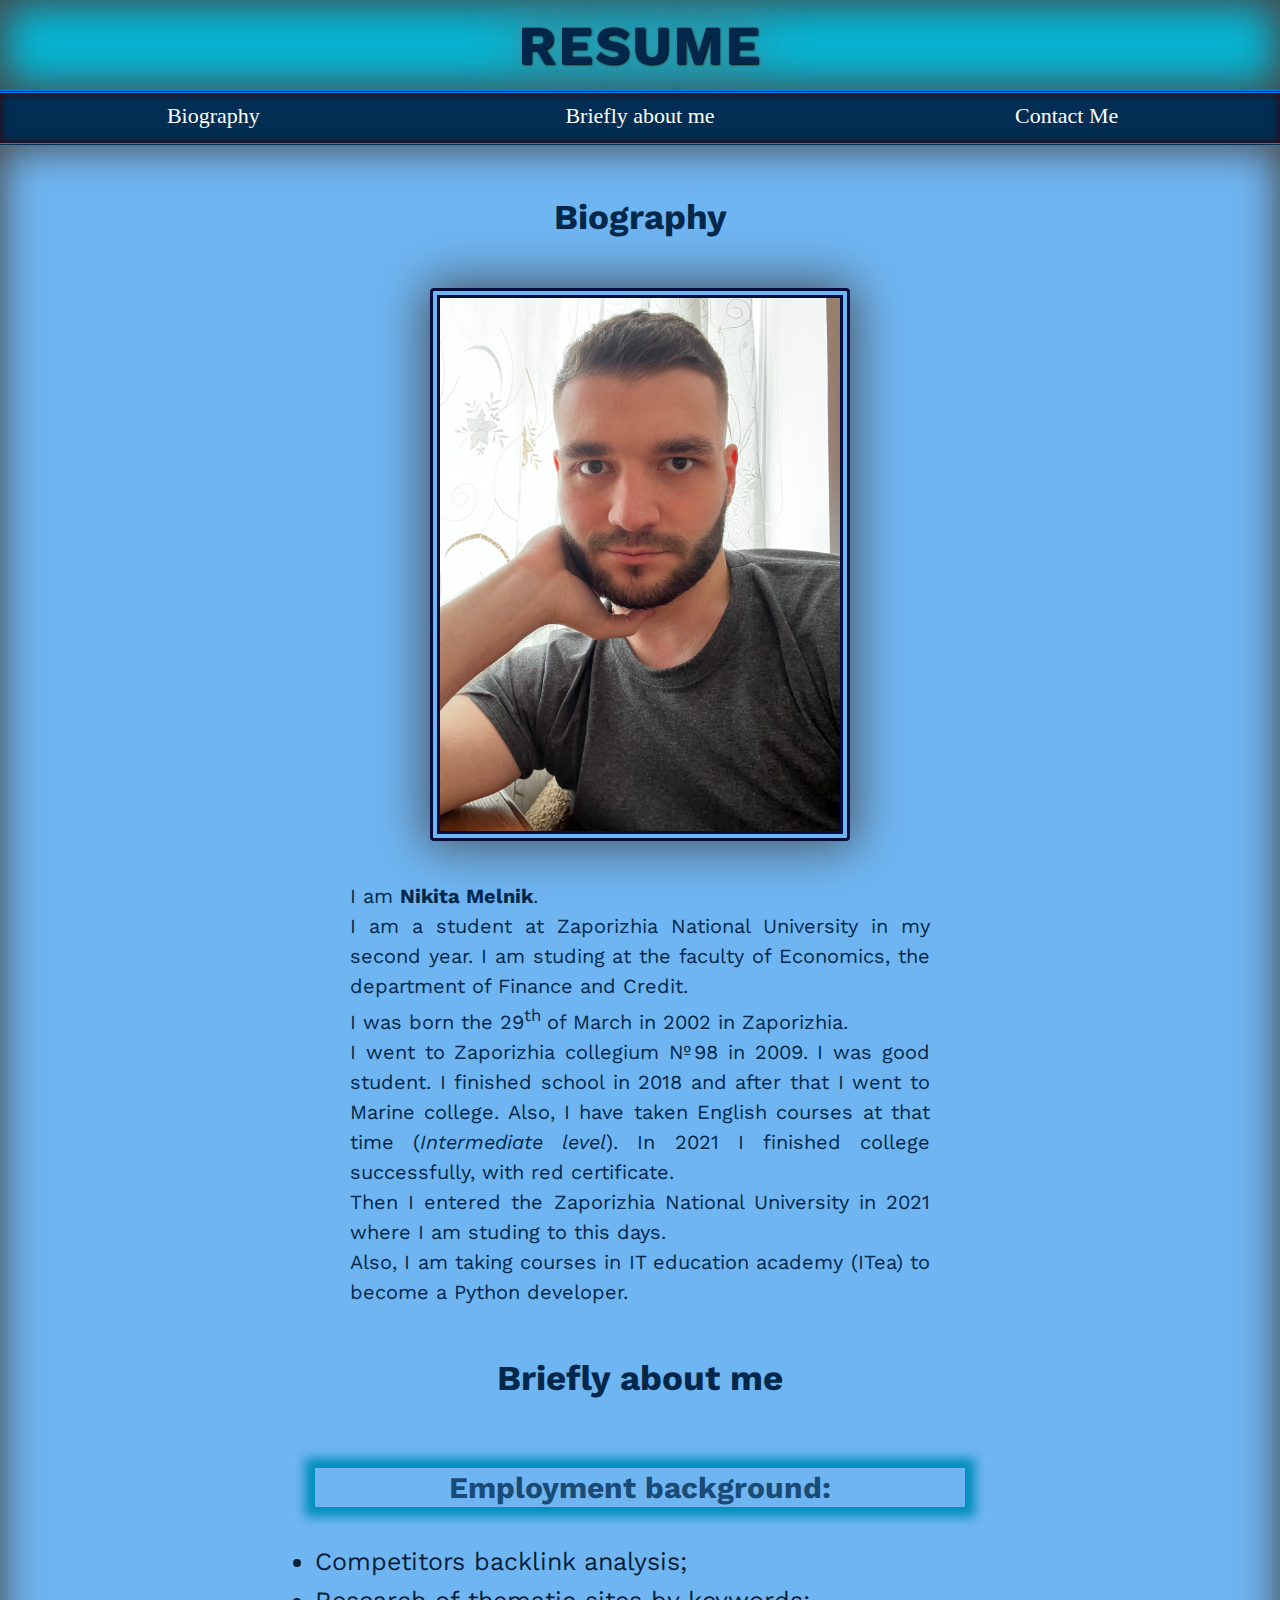
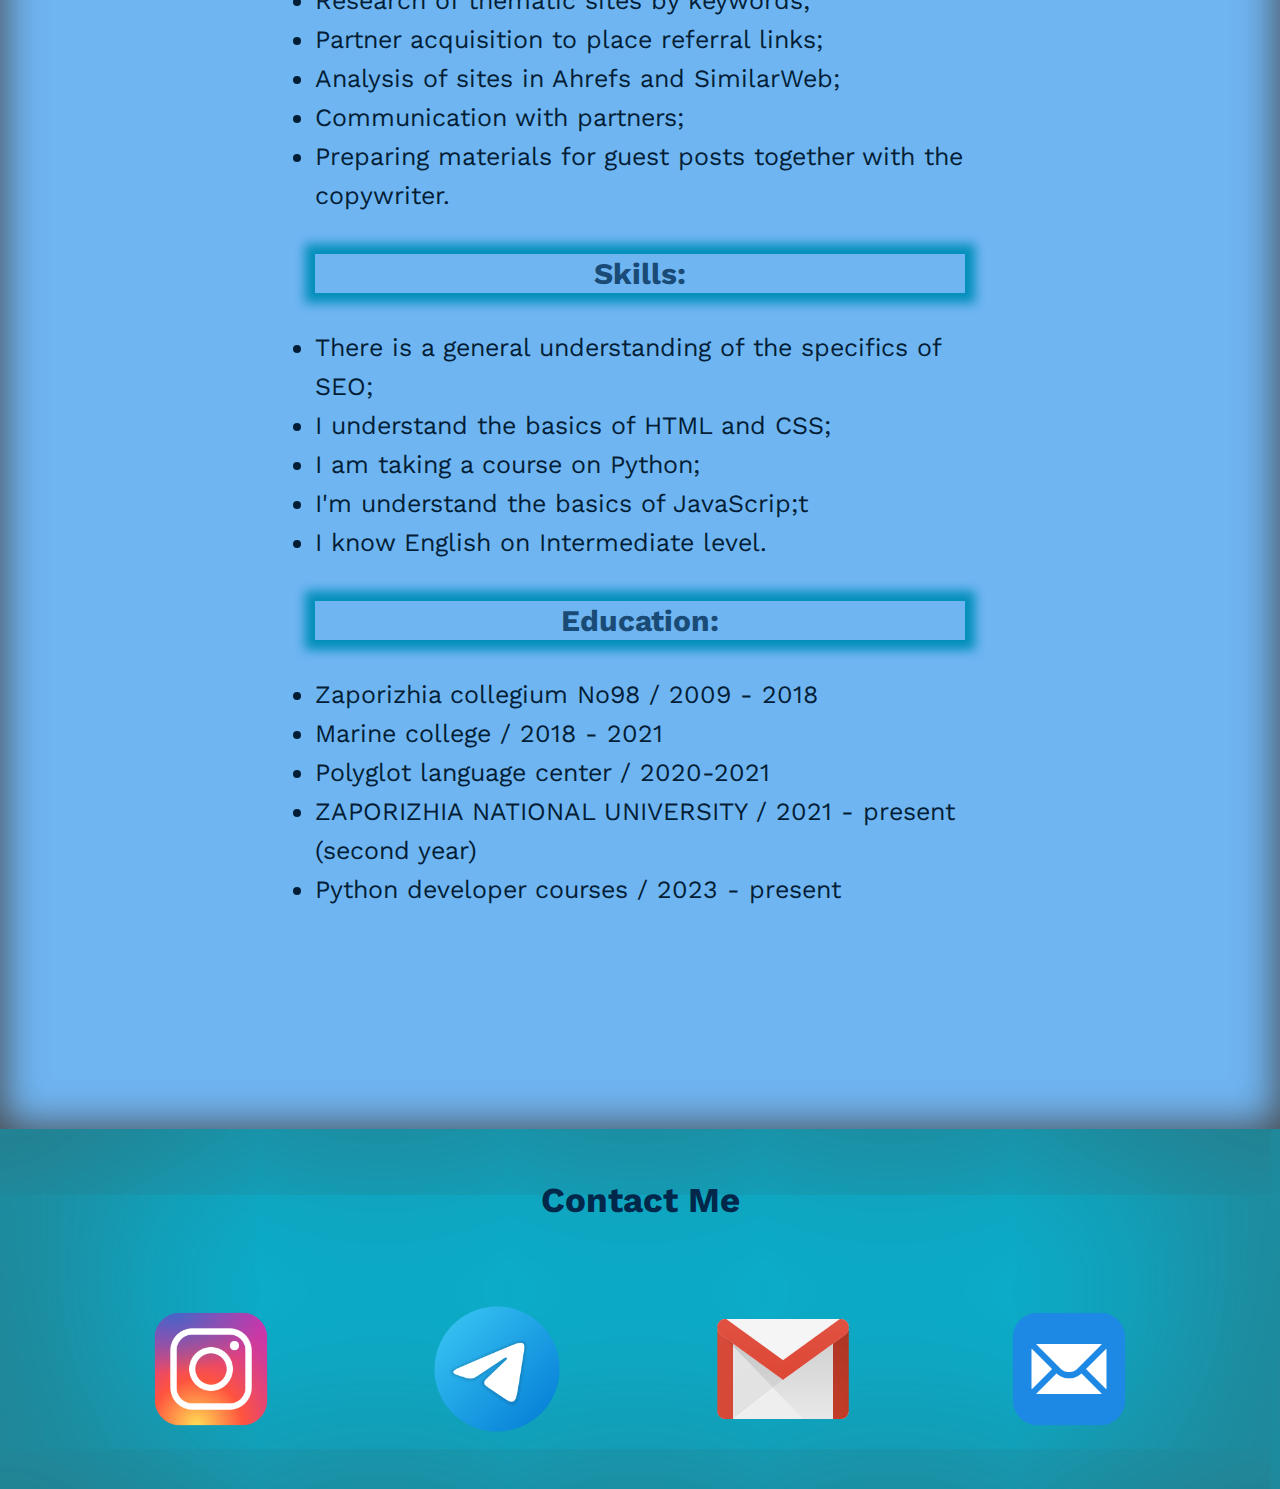
<file: index.html>
<!DOCTYPE html>
<html>

<head>
  <title>!DOCTYPE</title>
  <meta charset="utf-8">
  <script type="text/javascript">



  </script>

<link rel="stylesheet" href="css/main.css">


</head>

  <body>

    <div id="header"><h1>RESUME</h1></div>
    <ul id="nav">
      <li class="li_item"><a class="link" href="#bio"><p class="nav_items">Biography</p></a></li>
      <li class="li_item"><a class="link" href="#briefly"><p class="nav_items">Briefly about me</p></a></li>
      <li class="li_item"><a class="link" href="#contact"><p class="nav_items">Contact Me</p></a></li>
    </ul>
    <div id="main">
      <a name="bio" ></a>
      <h3 class="h3_text">Biography</h3>
      <p class="photo"><img id="photo" src="/Img/IMG_1067.jpg" alt="Photo"></p><br><br>
      <p class="main_text">I am <b>Nikita Melnik</b>.</p>
      <p class="main_text">
        I am a student at Zaporizhia National University in my second year. I am studing at the faculty of Economics, the department of Finance and Credit.
      </p>
      <p class="main_text">
        I was born the 29<sup>th </sup>of March in 2002 in Zaporizhia.
      </p>
      <p class="main_text">
        I went to Zaporizhia collegium №98 in 2009. I was good student. I finished school in 2018 and after that I went to Marine college. Also, I have taken English courses at that time (<i>Intermediate level</i>). In 2021 I finished college successfully, with red certificate.
      </p>
      <p class="main_text">
        Then I entered the Zaporizhia National University in 2021 where I am studing to this days.
      </p>
      <p class="main_text">
        Also, I am taking courses in IT education academy (ITea) to become a Python developer.
      </p>
      <a name="briefly"></a>
      <h3 class="h3_text">Briefly about me</h3>
      <div class="about_me">
        <ul class="emp_bg">
          <h4 class="h4_text"><p>Employment background:</p></h4>
          <li>Competitors backlink analysis;</li>
          <li>Research of thematic sites by keywords;</li>
          <li>Partner acquisition to place referral links;</li>
          <li>Analysis of sites in Ahrefs and SimilarWeb;</li>
          <li>Communication with partners;</li>
          <li>Preparing materials for guest posts together with the copywriter.</li>
        </ul>
        <ul class="skills">
          <h4 class="h4_text"><p>Skills:</p></h4>
          <li>There is a general understanding of the specifics of SEO;</li>
          <li>I understand the basics of HTML and CSS;</li>
          <li>I am taking a course on Python;</li>
          <li>I'm understand the basics of JavaScrip;t</li>
          <li>I know English on Intermediate level.</li>
        </ul>
        <ul class="education">
          <h4 class="h4_text"><p>Education:</p></h4>
          <li>Zaporizhia collegium No98 / 2009 - 2018</li>
          <li>Marine college / 2018 - 2021</li>
          <li>Polyglot language center / 2020-2021</li>
          <li>ZAPORIZHIA NATIONAL UNIVERSITY / 2021 - present (second year)</li>
          <li>Python developer courses / 2023 - present</li>
        </ul>
      </div>   
    </div>
    <div id="footer">
      <a name="contact"></a>
      <h3 class="h3_text">Contact Me</h3>
      <div class="social_media">
        <a href="https://www.instagram.com/n1ck1ta_m/" class="sm"><img width="150px" height="150px" src="/Img/instagram.png" alt="Instagram"></a>
        <a href="https://t.me/sangekyo" class="sm"><img width="150px" height="150px" src="/Img/telegram.png" alt="Telegram"></a>
        <a href="mailto:melniknikita2017@gmail.com" class="sm"><img width="150px" height="150px" src="/Img/gmail.png" alt="Gmail"></a>
        <a href="mailto:melniknikita2002@icloud.com" class="sm"><img width="150px" height="150px" src="/Img/icloud.png" alt="Icloud mail"></a>
      </div>
    </div>
  </body>


</html>
</file>
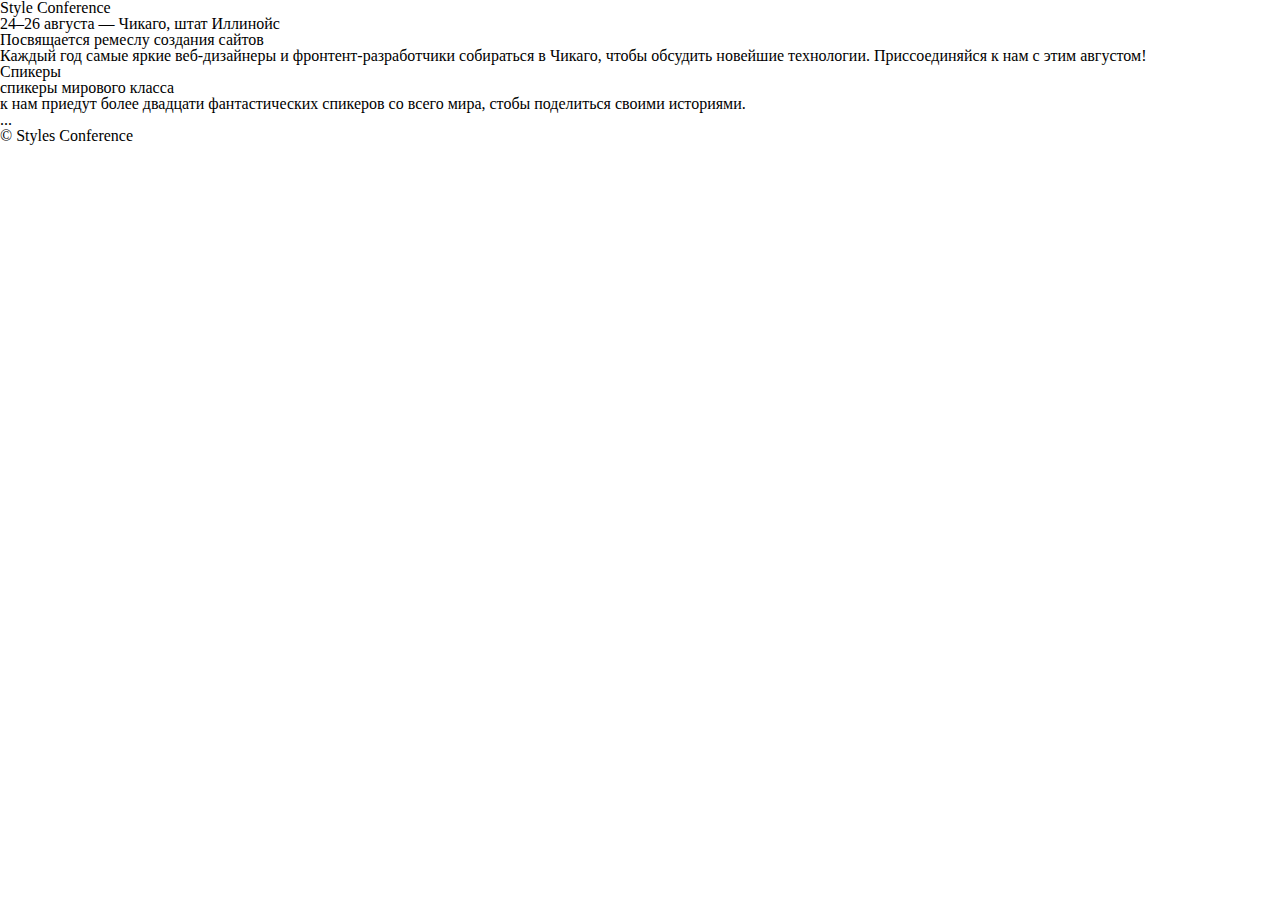
<file: education/index.html>
<!DOCTYPE html>
<html lang="ru">
    <head>
        <meta charset="utf-8">
        <title>Styles Conference</title>
        <link rel="stylesheet" href="assets/stylesheets/main.css">
      </head>
    <body>
        <header>
          <h1>Style Conference</h1>
        <h3>24&ndash;26 августа &mdash; Чикаго, штат Иллинойс</h3>
      </header>
      <section>
        <h2>Посвящается ремеслу создания сайтов</h2>
        <p>Каждый год самые яркие веб-дизайнеры и фронтент-разработчики собираться в Чикаго, чтобы обсудить новейшие технологии. Приссоединяйся к нам с этим августом!</p>
      </section>

      <section>

        <section>
          <h5>Спикеры</h5>
          <h3>спикеры мирового класса</h3>
          <p>к нам приедут более двадцати фантастических спикеров со всего мира, стобы поделиться своими историями.</p>
        </section>

        ...

      </section>
      <footer>
        <small>&copy; Styles Conference</small>
      </footer>
    </body>
</html>
</file>
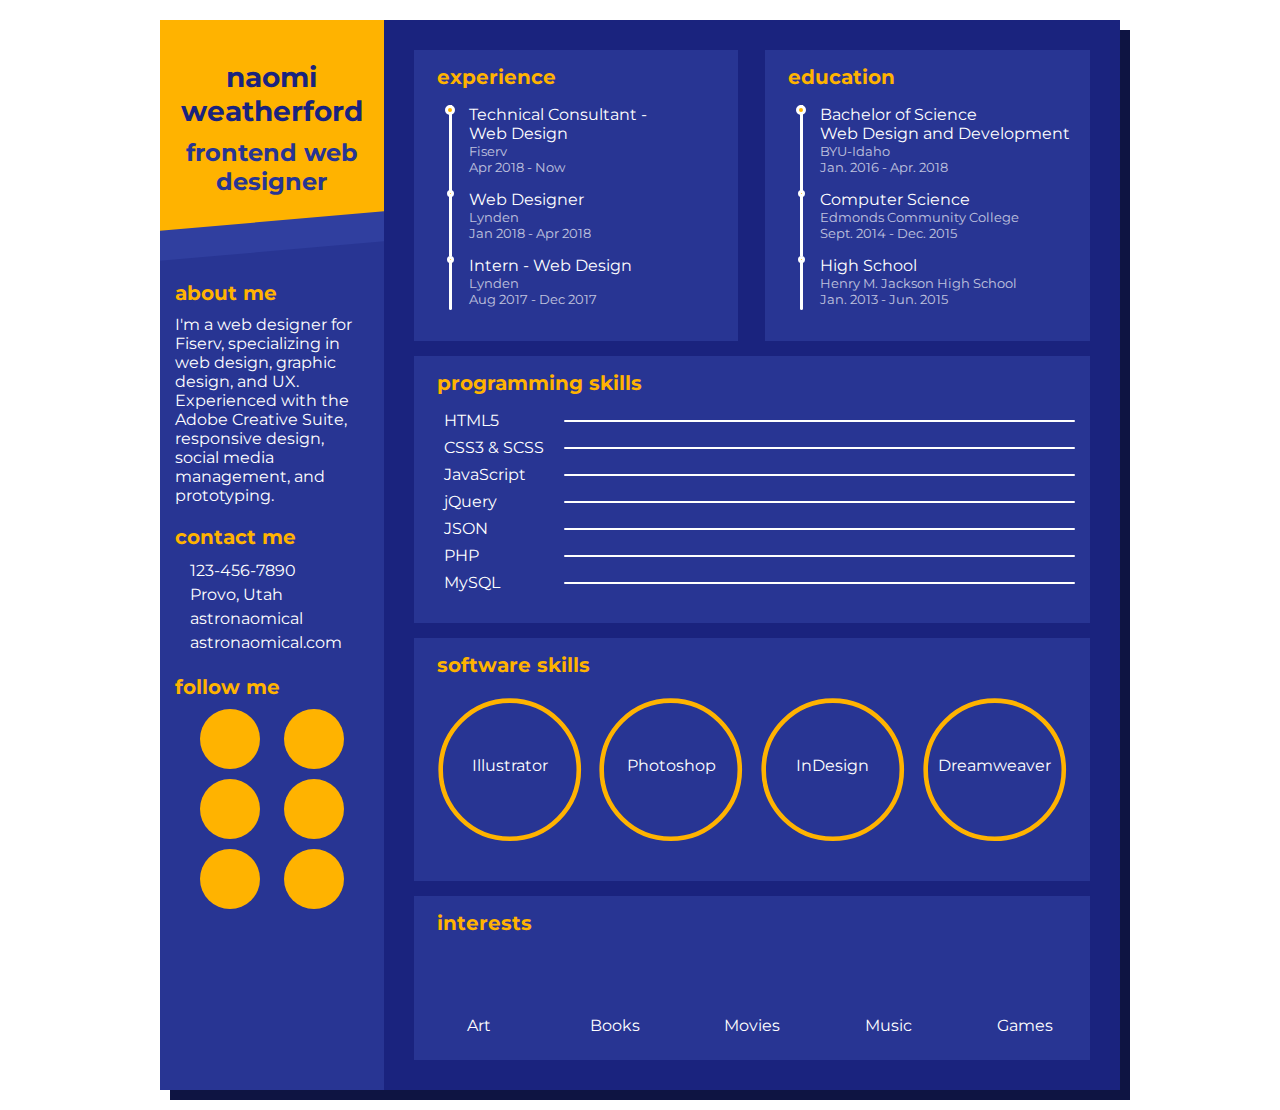
<file: main/index.html>
<html>
  <head>
    <meta charset="UTF-8">
    <title>Страничка Никиты</title>
    <link rel="stylesheet" type="text/css" href="/style.css">
    <script src="/script.js"></script>
  </head>
  <body>
    <div class="resume">
      <div class="base">
        <div class="profile">
          <div class="photo">
            <!--<img src="" /> -->
            <i class="fas fa-rocket"></i>
          </div>
          <div class="info">
            <h1 class="name">Naomi Weatherford</h1>
            <h2 class="job">Frontend Web Designer</h2>
          </div>
        </div>
        <div class="about">
          <h3>About Me</h3>I'm a web designer for Fiserv, specializing in web design, graphic design, and UX. Experienced with the Adobe Creative Suite, responsive design, social media management, and prototyping.
        </div>
        <div class="contact">
          <h3>Contact Me</h3>
          <div class="call"><a href="tel:123-456-7890"><i class="fas fa-phone"></i><span>123-456-7890</span></a></div>
          <div class="address"><a href="https://goo.gl/maps/fiTBGT6Vnhy"><i class="fas fa-map-marker"></i><span>Provo, Utah</span></a>
          </div>
          <div class="email"><a href="mailto:astronaomical@gmail.com"><i class="fas fa-envelope"></i><span>astronaomical</span></a></div>
          <div class="website"><a href="http://astronaomical.com/" target="_blank"> <i class="fas fa-home"></i><span>astronaomical.com</span></a></div>
        </div>
        <div class="follow">
          <h3>Follow Me</h3>
          <div class="box">
            <a href="https://www.facebook.com/astronaomical/" target="_blank"><i class="fab fa-facebook"></i></a>
            <a href="https://www.instagram.com/astronaomical/" target="_blank"><i class="fab fa-instagram "></i></a>
            <a href="https://www.pinterest.com/astronaomical/" target="_blank"><i class="fab fa-pinterest"></i></a>
            <a href="https://www.linkedin.com/in/naomi-weatherford-758385112/" target="_blank"><i class="fab fa-linkedin"></i></a>
            <a href="https://codepen.io/astronaomical/" target="_blank"><i class="fab fa-codepen"></i></a>
            <a href="https://www.behance.net/astronaomical" target="_blank"><i class="fab fa-behance"></i></a>
          </div>
        </div>
      </div>
      <div class="func">
        <div class="work">
          <h3><i class="fa fa-briefcase"></i>Experience</h3>
          <ul>
            <li><span>Technical Consultant -<br>Web Design</span><small>Fiserv</small><small>Apr 2018 - Now</small></li>
            <li><span>Web Designer</span><small>Lynden</small><small>Jan 2018 - Apr 2018</small></li>
            <li><span>Intern - Web Design</span><small>Lynden</small><small>Aug 2017 - Dec 2017</small></li>
          </ul>
        </div>
        <div class="edu">
          <h3><i class="fa fa-graduation-cap"></i>Education</h3>
          <ul>
            <li><span>Bachelor of Science<br>Web Design and Development</span><small>BYU-Idaho</small><small>Jan. 2016 - Apr. 2018</small></li>
            <li><span>Computer Science</span><small>Edmonds Community College</small><small>Sept. 2014 - Dec. 2015</small></li>
            <li><span>High School</span><small>Henry M. Jackson High School</small><small>Jan. 2013 - Jun. 2015</small></li>
          </ul>
        </div>
        <div class="skills-prog">
          <h3><i class="fas fa-code"></i>Programming Skills</h3>
          <ul>
            <li data-percent="95"><span>HTML5</span>
              <div class="skills-bar">
                <div class="bar"></div>
              </div>
            </li>
            <li data-percent="90"><span>CSS3 & SCSS</span>
              <div class="skills-bar">
                <div class="bar"></div>
              </div>
            </li>
            <li data-percent="60"><span>JavaScript</span>
              <div class="skills-bar">
                <div class="bar"></div>
              </div>
            </li>
            <li data-percent="50"><span>jQuery</span>
              <div class="skills-bar">
                <div class="bar"></div>
              </div>
            </li>
            <li data-percent="40"><span>JSON</span>
              <div class="skills-bar">
                <div class="bar"></div>
              </div>
            </li>
            <li data-percent="55"><span>PHP</span>
              <div class="skills-bar">
                <div class="bar"></div>
              </div>
            </li>
            <li data-percent="40"><span>MySQL</span>
              <div class="skills-bar">
                <div class="bar"></div>
              </div>
            </li>
          </ul>
        </div>
        <div class="skills-soft">
          <h3><i class="fas fa-bezier-curve"></i>Software Skills</h3>
          <ul>
            <li data-percent="90">
              <svg viewbox="0 0 100 100">
                <circle cx="50" cy="50" r="45"></circle>
                <circle class="cbar" cx="50" cy="50" r="45"></circle>
              </svg><span>Illustrator</span><small></small>
            </li>
            <li data-percent="75">
              <svg viewbox="0 0 100 100">
                <circle cx="50" cy="50" r="45"></circle>
                <circle class="cbar" cx="50" cy="50" r="45"></circle>
              </svg><span>Photoshop</span><small></small>
            </li>
            <li data-percent="85">
              <svg viewbox="0 0 100 100">
                <circle cx="50" cy="50" r="45"></circle>
                <circle class="cbar" cx="50" cy="50" r="45"></circle>
              </svg><span>InDesign</span><small></small>
            </li>
            <li data-percent="65">
              <svg viewbox="0 0 100 100">
                <circle cx="50" cy="50" r="45"></circle>
                <circle class="cbar" cx="50" cy="50" r="45"></circle>
              </svg><span>Dreamweaver</span><small></small>
            </li>
          </ul>
        </div>
        <div class="interests">
          <h3><i class="fas fa-star"></i>Interests</h3>
          <div class="interests-items">
            <div class="art"><i class="fas fa-palette"></i><span>Art</span></div>
            <div class="art"><i class="fas fa-book"></i><span>Books</span></div>
            <div class="movies"><i class="fas fa-film"></i><span>Movies</span></div>
            <div class="music"><i class="fas fa-headphones"></i><span>Music</span></div>
            <div class="games"><i class="fas fa-gamepad"></i><span>Games</span></div>
          </div>
        </div>
      </div>
    </div>
  </body>
</html>
</file>
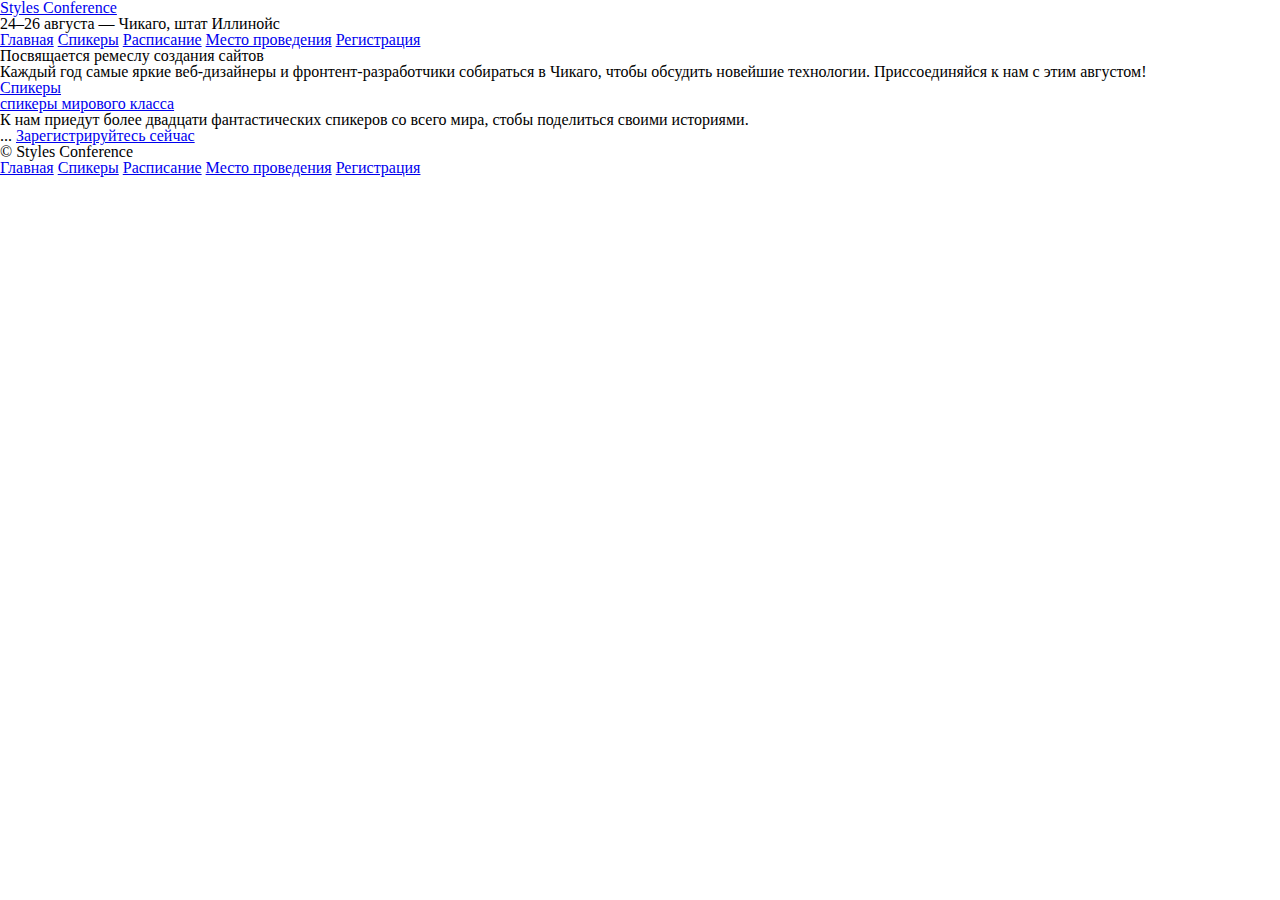
<file: education/register.html>
<!DOCTYPE html>
<html lang="ru">
    <head>
        <meta charset="utf-8">
        <title>Styles Conference</title>
        <link rel="stylesheet" href="assets/stylesheets/main.css">
      </head>
    <body>
        <header>
          <h1>
            <a href="index.html">Styles Conference</a>
          </h1>
        <h3>24&ndash;26 августа &mdash; Чикаго, штат Иллинойс</h3>
        <nav>
          <a href="index.html">Главная</a>
          <a href="speakers.html">Спикеры</a>
          <a href="schedule.html">Расписание</a>
          <a href="venue.html">Место проведения</a>
          <a href="register.html">Регистрация</a>
        </nav>
      </header>
      <section>
        <h2>Посвящается ремеслу создания сайтов</h2>
        <p>Каждый год самые яркие веб-дизайнеры и фронтент-разработчики собираться в Чикаго, чтобы обсудить новейшие технологии. Приссоединяйся к нам с этим августом!</p>
      </section>

      <section>

        <section>
          <a href="speakers.html">
            <h5>Спикеры</h5>
            <h3>спикеры мирового класса</h3>
          </a>
         <p>К нам приедут более двадцати фантастических спикеров со всего мира, стобы поделиться своими историями.</p>
        </section>

        ...
        <a href="register.html">Зарегистрируйтесь сейчас</a>

      </section>
      <footer>
        <small>&copy; Styles Conference</small>
        <nav>
          <a href="index.html">Главная</a>
          <a href="speakers.html">Спикеры</a>
          <a href="schedule.html">Расписание</a>
          <a href="venue.html">Место проведения</a>
          <a href="register.html">Регистрация</a>
        </nav>
      </footer>
    </body>
</html>
</file>
<file: css/main.css>
@import url('https://fonts.googleapis.com/css2?family=Work+Sans:ital,wght@0,300;0,700;1,300;1,600&display=swap');

* {
    margin: 0;
    padding: 0;
}

body {
    background-color: #6fb5f2;
}

#header {
    width: 100%;
    height: 90px;
    float: left;
    text-align: center;
    line-height: 90px;
    box-shadow: inset 0 0 40px 5px rgb(70, 69, 69);
    background-color: rgb(6, 182, 213);
}

#header h1 {
    font-size: 55px;
    font-family: 'Work Sans', sans-serif;
    color: #01284a;
    font-weight: 700;
    letter-spacing: 2px;
    text-shadow: 1px 1px 2px rgb(0, 0, 0), 0 0 1em rgb(111, 111, 114), 0 0 0.2em rgba(115, 113, 113, 0.302);
}

#nav {
    list-style: none;
    display: flex;
    float: left;
    width: 100%;
    height: 50px;
    font-size: 22px;
    background-color: #022e54;
    color: whitesmoke;
    border: #0784f0 double 3px;
    border-left: 0;
    border-right: 0;
    justify-content:space-around;
    box-shadow: inset 0 0 10px 0px rgb(61, 1, 1);
    
}

.li_item {
    display:inline;
    text-align: center;
    width: 33%;
    font-style:inherit;
}

.li_item:hover {
    background-color: white;
    color:#01284a;
}

.link {
    text-decoration: none;
    color: white;
}

.link:hover {
    background-color: white;
    color:#01284a;
}

#main {
    float: left;
    width: 100%;
    box-shadow: inset 0 0 40px 2px rgb(70, 69, 69);
    height: 100%;
}

.h3_text {
    font-size: 35px;
    font-family: 'Work Sans', sans-serif;
    font-weight: 300;
    font-weight: 300;
    text-align: center;
    color: #01284a;
    margin: 50px;
    margin-left: 0;
    font-weight: bold;
    position:relative;
    width: 100%;
}

#photo {
    width: 400px;
    border: 10px double rgb(1, 14, 63);
    border-radius: 4px;
    box-shadow: 0 0 50px 5px #48525b;
}
.photo {
    text-align: center;
}

.main_text {
    margin-left: 350px;
    margin-right: 350px;
    text-align: justify;
    font-family: 'Work Sans', sans-serif;
    font-size: 20px;
    line-height: 30px;
    color: #01284a;
}

.about_me {
    display: flex;
    flex-direction: column;
    justify-content: space-around;
    align-items: center;
    font-size: 25px;
    font-family: 'Work Sans', sans-serif;
    font-weight: light 300;
    float: left;
    width: 100%;
    height: 120vh;
    flex-wrap: wrap;
    margin-bottom: 200px;
}

.about_me ul {
    line-height: 39px;
    color:#021e36;
    width: 650px;

}

.h4_text {
    margin-bottom: 20px;
    font-size: 30px;
    color:#022e54c7;
    text-align: center;
    box-shadow: 0 0 10px 10px rgb(3, 143, 186);
    margin-bottom: 35px;
}

#footer {
    float: left;
    width: 100%;
    height: 40vh;
    box-shadow: inset 0 0 2000px 0px rgb(70, 69, 69);
    background-color: rgb(6, 182, 213);
}

.social_media {
    display: flex;
    width: 100%;
    margin-top: 50px;
    height: 200px;
    align-items: center;
    justify-content: space-evenly;
}
.nav_items {
    padding:10px;
}
</file>
<file: style.css>
@import url("https://fonts.googleapis.com/css?family=Montserrat");
* {
  outline: none;
}

*,
*:before,
*:after {
  box-sizing: inherit;
}

html,
body {
  box-sizing: border-box;
  margin: 0;
  padding: 0;
  transition: 0.5s;
  background: #ffffff;
  cursor: default;
  font-family: "Montserrat", sans-serif;
  font-size: 16px;
}

a {
  text-decoration: none;
  color: #ffffff;
  display: block;
  transition-duration: 0.3s;
}

ul {
  list-style-type: none;
  padding: 0;
}

h3 {
  color: #ffb300;
  margin: 10px 0;
  text-transform: lowercase;
  font-size: 1.25em;
}

.resume {
  width: 960px;
  background: #1a237e;
  color: #ffffff;
  margin: 20px auto;
  box-shadow: 10px 10px #0e1442;
  position: relative;
  display: flex;
}

.resume .base,
.resume .func {
  box-sizing: border-box;
  float: left;
}

.resume .base > div,
.resume .func > div {
  padding-bottom: 10px;
}

.resume .base > div:last-of-type,
.resume .func > div:last-of-type {
  padding-bottom: 0;
}

.resume .base {
  width: 30%;
  padding: 30px 15px;
  background: #283593;
  color: #ffffff;
}

.resume .base .profile {
  background: #ffb300;
  padding: 30px 15px 40px 15px;
  margin: -30px -15px 45px -15px;
  position: relative;
  z-index: 2;
}

.resume .base .profile::after {
  content: "";
  position: absolute;
  background: #303f9f;
  width: 100%;
  height: 30px;
  bottom: -15px;
  left: 0;
  transform: skewY(-5deg);
  z-index: -1;
}

.resume .base .profile .photo img {
  width: 100%;
  border-radius: 50%;
}

.resume .base .profile .photo {
  display: flex;
  justify-content: center;
  align-items: center;
}

.resume .base .profile .fa-rocket {
  font-size: 100px;
  text-align: center;
  margin: auto;
  color: #283593;
}

.resume .base .profile .info {
  text-align: center;
  color: #ffffff;
}

.resume .base .profile .info .name {
  margin-top: 10px;
  margin-bottom: 0;
  font-size: 1.75em;
  text-transform: lowercase;
  color: #1a237e;
}

.resume .base .profile .info .job {
  margin-top: 10px;
  margin-bottom: 0;
  font-size: 1.5em;
  text-transform: lowercase;
  color: #283593;
}

.resume .base .contact div {
  line-height: 24px;
}

.resume .base .contact div a:hover {
  color: #fdd835;
}

.resume .base .contact div a:hover span::after {
  width: 100%;
}

.resume .base .contact div:hover i {
  color: #fdd835;
}

.resume .base .contact div i {
  color: #ffb300;
  width: 20px;
  height: 20px;
  font-size: 20px;
  text-align: center;
  margin-right: 15px;
  transition-duration: 0.3s;
}

.resume .base .contact div span {
  position: relative;
}

.resume .base .contact div span::after {
  content: "";
  position: absolute;
  background: #fdd835;
  height: 1px;
  width: 0;
  bottom: 0;
  left: 0;
  transition-duration: 0.3s;
}

.resume .base .follow .box {
  text-align: center;
  vertical-align: middle;
}

.resume .base .follow .box a {
  display: inline-block;
  vertical-align: text-bottom;
}

.resume .base .follow .box a:hover i {
  background: #fdd835;
  border-radius: 5px;
  transform: rotate(45deg) scale(0.8);
}

.resume .base .follow .box a:hover i::before {
  transform: rotate(-45deg) scale(1.5);
}

.resume .base .follow .box i {
  display: inline-block;
  font-size: 30px;
  background: #ffb300;
  width: 60px;
  height: 60px;
  border-radius: 50%;
  line-height: 60px;
  color: #283593;
  margin: 0 10px 10px 10px;
  transition-duration: 0.3s;
}

.resume .base .follow .box i::before {
  transition-duration: 0.3s;
}

.resume .base .follow .box i.fa::before {
  display: block;
}

.resume .func {
  width: 100%;
  padding: 30px;
}

.resume .func:hover > div {
  transition-duration: 0.5s;
}

.resume .func:hover > div:hover h3 i {
  transform: scale(1.25);
}

.resume .func:hover > div:not(:hover) {
  opacity: 0.5;
}

.resume .func h3 {
  transition-duration: 0.3s;
  margin-top: 0;
}

.resume .func h3 i {
  color: #283593;
  background: #ffb300;
  width: 42px;
  height: 42px;
  font-size: 20px;
  line-height: 42px;
  border-radius: 50%;
  text-align: center;
  vertical-align: middle;
  margin-right: 8px;
  transition-duration: 0.3s;
}

.resume .func .work,
.resume .func .edu {
  float: left;
}

.resume .func .work small,
.resume .func .edu small {
  display: block;
  opacity: 0.7;
}

.resume .func .work ul li,
.resume .func .edu ul li {
  position: relative;
  margin-left: 15px;
  padding-left: 25px;
  padding-bottom: 15px;
}

.resume .func .work ul li:hover::before,
.resume .func .edu ul li:hover::before {
  -webkit-animation: circle 1.2s infinite;
          animation: circle 1.2s infinite;
}

.resume .func .work ul li:hover span,
.resume .func .edu ul li:hover span {
  color: #fdd835;
}

@-webkit-keyframes circle {
  from {
    box-shadow: 0 0 0 0px #fdd835;
  }
  to {
    box-shadow: 0 0 0 6px rgba(255, 255, 255, 0);
  }
}

@keyframes circle {
  from {
    box-shadow: 0 0 0 0px #fdd835;
  }
  to {
    box-shadow: 0 0 0 6px rgba(255, 255, 255, 0);
  }
}
.resume .func .work ul li:first-of-type::before,
.resume .func .edu ul li:first-of-type::before {
  width: 10px;
  height: 10px;
  left: 1px;
}

.resume .func .work ul li:last-of-type,
.resume .func .edu ul li:last-of-type {
  padding-bottom: 3px;
}

.resume .func .work ul li:last-of-type::after,
.resume .func .edu ul li:last-of-type::after {
  border-radius: 1.5px;
}

.resume .func .work ul li::before,
.resume .func .work ul li::after,
.resume .func .edu ul li::before,
.resume .func .edu ul li::after {
  content: "";
  display: block;
  position: absolute;
}

.resume .func .work ul li::before,
.resume .func .edu ul li::before {
  width: 7px;
  height: 7px;
  border: 3px solid #ffffff;
  background: #ffb300;
  border-radius: 50%;
  left: 3px;
  z-index: 1;
}

.resume .func .work ul li::after,
.resume .func .edu ul li::after {
  width: 3px;
  height: 100%;
  background: #ffffff;
  left: 5px;
  top: 0;
}

.resume .func .work ul li span,
.resume .func .edu ul li span {
  transition-duration: 0.3s;
}

.resume .func .work {
  width: 48%;
  background: #283593;
  padding: 15px;
  margin: 0 4% 15px 0;
}

.resume .func .edu {
  width: 48%;
  background: #283593;
  padding: 15px;
}

.resume .func .skills-prog {
  clear: both;
  background: #283593;
  padding: 15px;
}

.resume .func .skills-prog ul {
  margin-left: 15px;
}

.resume .func .skills-prog ul li {
  margin-bottom: 8px;
  display: flex;
  align-items: center;
  transition-duration: 0.3s;
}

.resume .func .skills-prog ul li:hover {
  color: #fdd835;
}

.resume .func .skills-prog ul li:hover .skills-bar .bar {
  background: #fdd835;
  box-shadow: 0 0 0 1px #fdd835;
}

.resume .func .skills-prog ul li span {
  display: block;
  width: 120px;
}

.resume .func .skills-prog ul li .skills-bar {
  background: #ffffff;
  height: 2px;
  width: calc(100% - 120px);
  position: relative;
  border-radius: 2px;
}

.resume .func .skills-prog ul li .skills-bar .bar {
  position: absolute;
  top: -1px;
  height: 4px;
  background: #ffb300;
  box-shadow: 0 0 0 #ffb300;
  border-radius: 5px;
}

.resume .func .skills-soft {
  clear: both;
  background: #283593;
  padding: 15px;
  margin: 15px 0 0;
}

.resume .func .skills-soft ul {
  display: flex;
  justify-content: space-between;
  text-align: center;
}

.resume .func .skills-soft ul li {
  position: relative;
}

.resume .func .skills-soft ul li:hover svg .cbar {
  stroke: #fdd835;
  stroke-width: 4px;
}

.resume .func .skills-soft ul li:hover span,
.resume .func .skills-soft ul li:hover small {
  transform: scale(1.2);
}

.resume .func .skills-soft ul li svg {
  width: 95%;
  fill: transparent;
  transform: rotate(-90deg);
}

.resume .func .skills-soft ul li svg circle {
  stroke-width: 1px;
  stroke: #ffffff;
}

.resume .func .skills-soft ul li svg .cbar {
  stroke-width: 3px;
  stroke: #ffb300;
  stroke-linecap: round;
}

.resume .func .skills-soft ul li span,
.resume .func .skills-soft ul li small {
  position: absolute;
  display: block;
  width: 100%;
  top: 52%;
  transition-duration: 0.3s;
}

.resume .func .skills-soft ul li span {
  top: 40%;
}

.resume .func .interests {
  background: #283593;
  margin: 15px 0 0;
  padding: 15px;
}

.resume .func .interests-items {
  box-sizing: border-box;
  padding: 0 0 15px;
  width: 100%;
  text-align: center;
  display: flex;
  justify-content: space-between;
}

.resume .func .interests-items div {
  display: flex;
  flex-direction: column;
  justify-content: center;
  align-items: center;
  width: 100px;
  height: 100px;
  border-radius: 50%;
}

.resume .func .interests-items div:hover i {
  transform: scale(1.2);
}

.resume .func .interests-items div:hover span {
  color: #fdd835;
  transition-duration: 0.3s;
}

.resume .func .interests-items div i {
  font-size: 45px;
  width: 60px;
  height: 60px;
  line-height: 60px;
  color: #ffb300;
  transition-duration: 0.3s;
}

.resume .func .interests-items div span {
  display: block;
}
</file>
<file: education/assets/stylesheets/main.css>
/* http://meyerweb.com/eric/tools/css/reset/ 2. v2.0 | 20110126
  License: none (public domain)
*/
html, body, div, span, applet, object, iframe,
h1, h2, h3, h4, h5, h6, p, blockquote, pre,
a, abbr, acronym, address, big, cite, code,
del, dfn, em, img, ins, kbd, q, s, samp,
small, strike, strong, sub, sup, tt, var,
b, u, i, center,
dl, dt, dd, ol, ul, li,
fieldset, form, label, legend,
table, caption, tbody, tfoot, thead, tr, th, td,
article, aside, canvas, details, embed,
figure, figcaption, footer, header, hgroup,
menu, nav, output, ruby, section, summary,
time, mark, audio, video {
  margin: 0;
  padding: 0;
  border: 0;
  font-size: 100%;
  font: inherit;
  vertical-align: baseline;
}
/* HTML5 display-role reset for older browsers */
article, aside, details, figcaption, figure,
footer, header, hgroup, menu, nav, section {
  display: block;
}
body {
  line-height: 1;
}
ol, ul {
  list-style: none;
}
blockquote, q {
  quotes: none;
}
blockquote:before, blockquote:after,
q:before, q:after {
  content: '';
  content: none;
}
table {
  border-collapse: collapse;
  border-spacing: 0;
}
</file>
